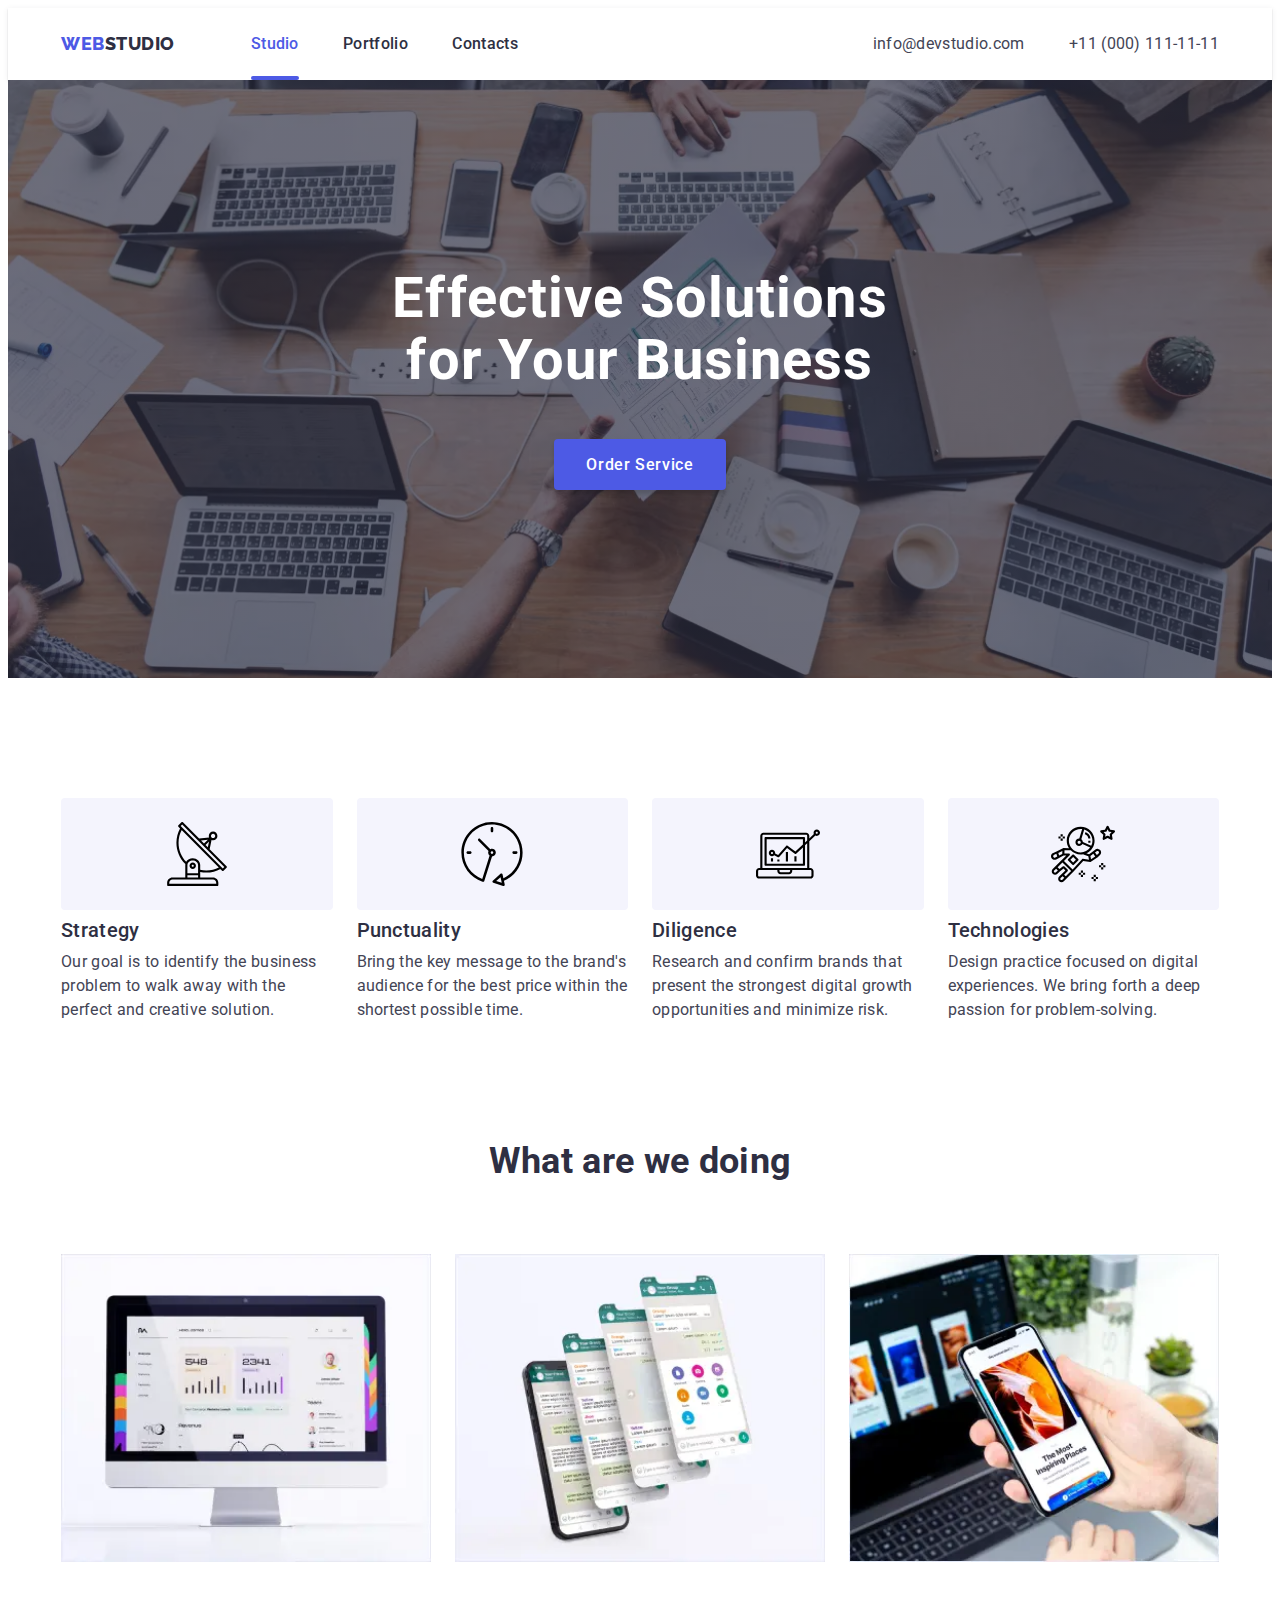
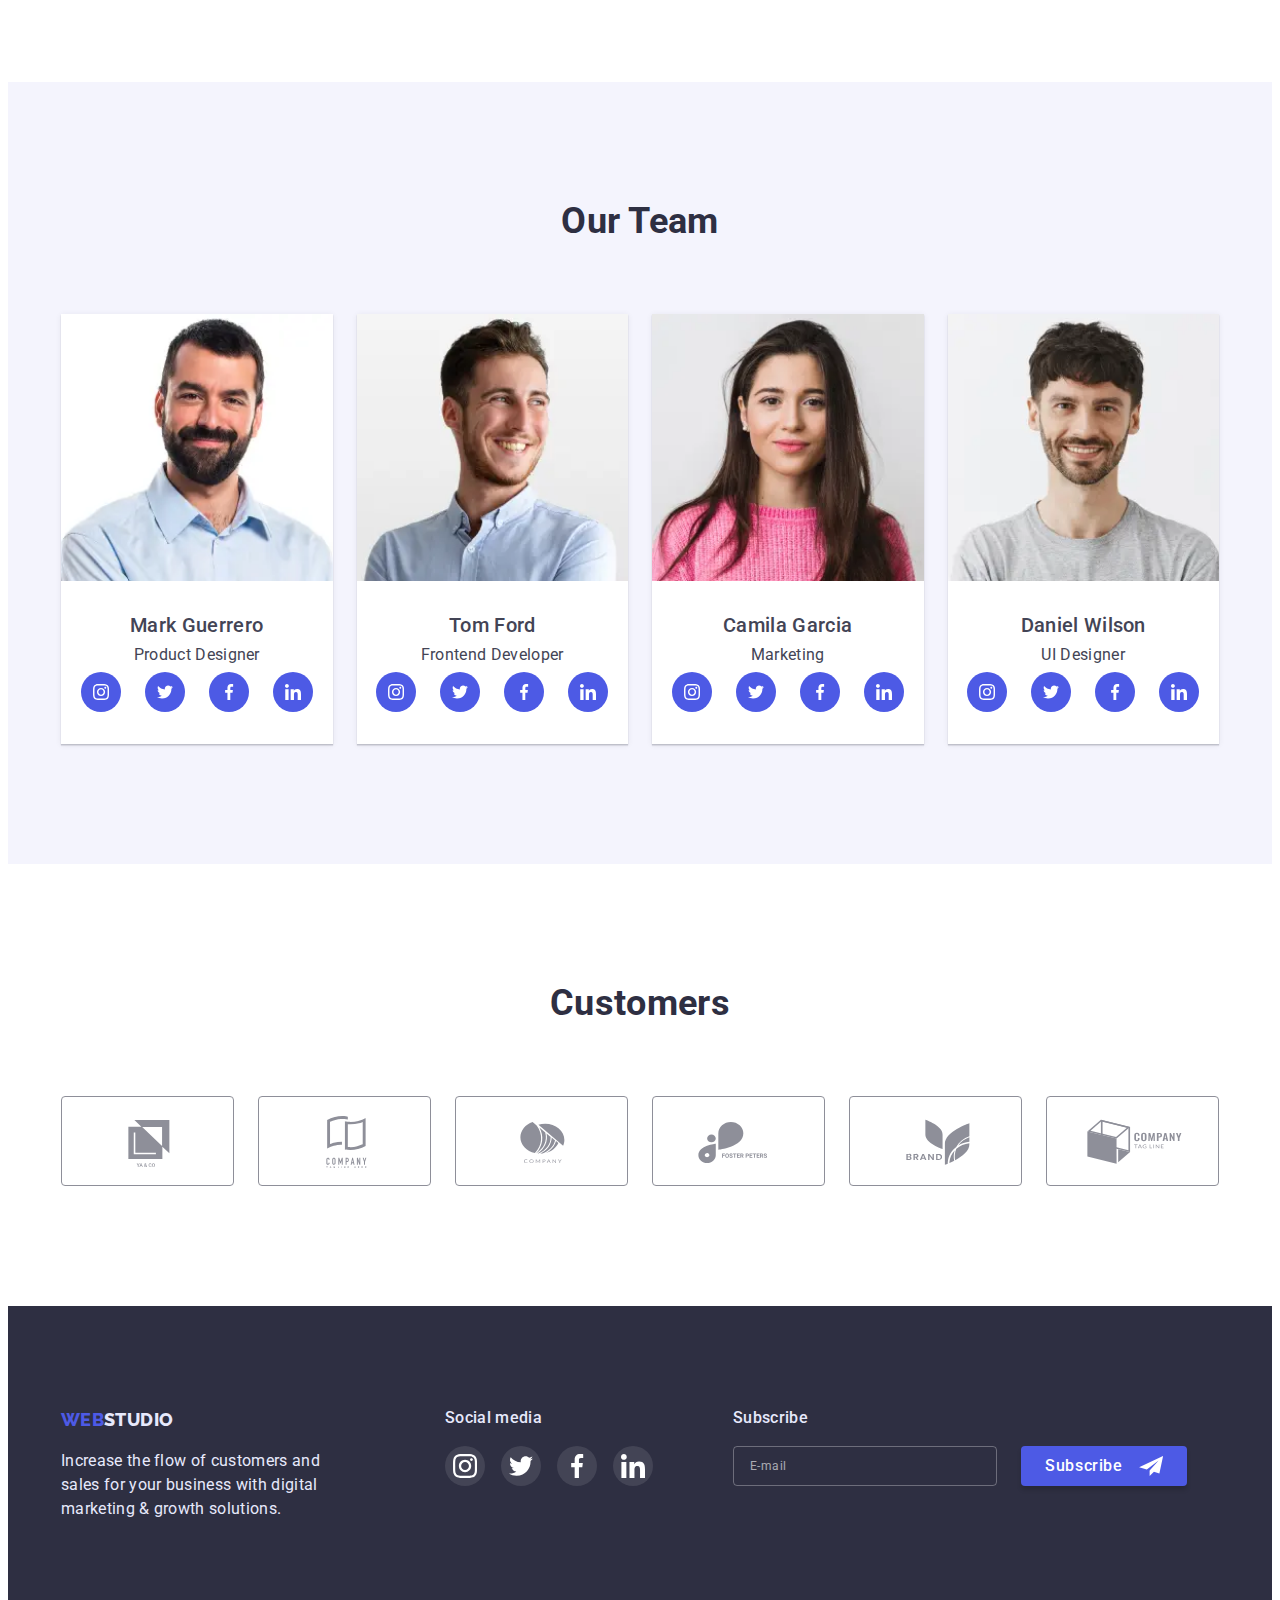
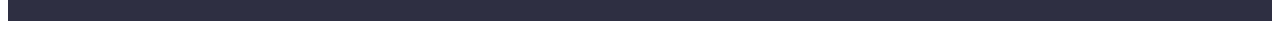
<file: index.html>
<!DOCTYPE html>
<html lang="en">
  <head>
    <meta charset="UTF-8" />
    <meta http-equiv="X-UA-Compatible" content="IE=edge" />
    <meta name="viewport" content="width=device-width, initial-scale=1.0" />
    <link rel="preconnect" href="https://fonts.googleapis.com" />
    <link rel="preconnect" href="https://fonts.gstatic.com" crossorigin />
    <link
      href="https://fonts.googleapis.com/css2?family=Raleway:wght@800&family=Roboto:wght@400;500;700;900&display=swap"
      rel="stylesheet"
    />
    <link
      rel="stylesheet"
      href="https://cdnjs.cloudflare.com/ajax/libs/modern-normalize/1.1.0/modern-normalize.min.css"
      integrity="sha512-wpPYUAdjBVSE4KJnH1VR1HeZfpl1ub8YT/NKx4PuQ5NmX2tKuGu6U/JRp5y+Y8XG2tV+wKQpNHVUX03MfMFn9Q=="
      crossorigin="anonymous"
      referrerpolicy="no-referrer"
    />
    <link rel="stylesheet" href="./css/styles.css" />
    <script src="./script/modal.js" defer></script>
    <script src="./script/mobile-menu.js" defer></script>
    <title>Studio</title>
  </head>
  <body>
    <header class="head-border">
      <div class="container nav-container">
        <a class="logo" href="./index.html">
          <span class="logo-color">WEB</span>STUDIO</a
        >
        <button
          class="menu-btn"
          type="button"
          aria-label="menu switcher"
          aria-controls="menu-container"
          aria-expanded="false"
          js-menu-container
          js-open-menu
        >
          <svg class="burger-menu" width="40" height="30">
            <use
              class="menu-icon"
              href="./images/svg/sprate.svg#icon-menu"
            ></use>
          </svg>
        </button>
        <!-- mobile header-container -->
        <div class="menu-container" id="menu-container" js-container-dropdown>
          <button class="close-modal" js-close-menu>
            <svg class="center-cross" width="8" height="8">
              <use href="./images/svg/sprate.svg#close-icon"></use>
            </svg>
          </button>
          <div class="modal-container">
            <nav class="site-nav">
              <a href="./index.html" class="link link-pointer active-page"
                >Studio</a
              >
              <a href="./portfolio.html" class="link link-pointer">Portfolio</a>
              <a href="" class="link link-pointer">Contacts</a>
            </nav>
            <div class="contact-section">
              <ul class="list list-container social-list">
                <li class="social-item">
                  <a
                    class="social-link card-link"
                    href="https://www.instagram.com/"
                    target="_blank"
                    rel="noopener nofollow norefferer"
                    aria-label="instagram"
                  >
                    <svg class="social-icon" width="16" height="16">
                      <use href="./images/svg/sprate.svg#icon-instagram"></use>
                    </svg>
                  </a>
                </li>
                <li class="social-item">
                  <a
                    class="social-link card-link"
                    href="https://www.twitter.com/"
                    target="_blank"
                    rel="noopener nofollow norefferer"
                    aria-label="twitter"
                  >
                    <svg class="social-icon" width="16" height="16">
                      <use href="./images/svg/sprate.svg#icon-twitter"></use>
                    </svg>
                  </a>
                </li>
                <li class="social-item">
                  <a
                    class="social-link card-link"
                    href="https://www.facebook.com/"
                    target="_blank"
                    rel="noopener nofollow norefferer"
                    aria-label="facebook"
                  >
                    <svg class="social-icon" width="16" height="16">
                      <use href="./images/svg/sprate.svg#icon-facebook"></use>
                    </svg>
                  </a>
                </li>
                <li class="social-item">
                  <a
                    class="social-link card-link"
                    href="https://www.linkedin.com/"
                    target="_blank"
                    rel="noopener nofollow norefferer"
                    aria-label="linkedin"
                  >
                    <svg class="social-icon" width="16" height="16">
                      <use href="./images/svg/sprate.svg#icon-linkedin"></use>
                    </svg>
                  </a>
                </li>
              </ul>
              <a
                href="mailto:info@devstudio.com"
                class="link link-pointer email-send"
                >info@devstudio.com</a
              >
              <a href="tel:+110001111111" class="link link-pointer phone-number"
                >+11 (000) 111-11-11</a
              >
            </div>
          </div>
        </div>
        <!-- tablet/desktop header -->
        <nav class="site-nav tablet-desktop">
          <a href="./index.html" class="link link-pointer active-page"
            >Studio</a
          >
          <a href="./portfolio.html" class="link link-pointer">Portfolio</a>
          <a href="" class="link link-pointer">Contacts</a>
        </nav>
        <div class="contact-section tablet-desktop">
          <a
            href="mailto:info@devstudio.com"
            class="link link-pointer email-send"
            >info@devstudio.com</a
          >
          <a href="tel:+110001111111" class="link link-pointer phone-number"
            >+11 (000) 111-11-11</a
          >
        </div>
      </div>
    </header>
    <main>
      <section class="hero-section">
        <h1 class="hero-title">
          Effective Solutions <br />
          for Your Business
        </h1>
        <button type="button" class="btn btn-primary hero-btn" data-modal-open>
          Order Service
        </button>
      </section>
      <section class="section">
        <div class="container">
          <h2 class="title secret-name">Our strong sides</h2>
          <ul class="list list-container">
            <li class="item">
              <div class="icon-logo">
                <svg width="64" height="64">
                  <use href="./images/svg/sprate.svg#icon-antenna"></use>
                </svg>
              </div>
              <div class="features-block"></div>
              <h3 class="list-title">Strategy</h3>
              <p class="features-paragraph">
                Our goal is to identify the business problem to walk away with
                the perfect and creative solution.
              </p>
            </li>
            <li class="item">
              <div class="icon-logo">
                <svg width="64" height="64">
                  <use href="./images/svg/sprate.svg#icon-clock"></use>
                </svg>
              </div>
              <h3 class="list-title">Punctuality</h3>
              <p class="features-paragraph">
                Bring the key message to the brand's audience for the best price
                within the shortest possible time.
              </p>
            </li>
            <li class="item">
              <div class="icon-logo">
                <svg width="64" height="64">
                  <use href="./images/svg/sprate.svg#icon-diagram"></use>
                </svg>
              </div>
              <h3 class="list-title">Diligence</h3>
              <p class="features-paragraph">
                Research and confirm brands that present the strongest digital
                growth opportunities and minimize risk.
              </p>
            </li>
            <li class="item">
              <div class="icon-logo">
                <svg width="64" height="64">
                  <use href="./images/svg/sprate.svg#icon-astronaut"></use>
                </svg>
              </div>
              <h3 class="list-title">Technologies</h3>
              <p class="features-paragraph">
                Design practice focused on digital experiences. We bring forth a
                deep passion for problem-solving.
              </p>
            </li>
          </ul>
        </div>
      </section>
      <section class="second-section">
        <div class="container">
          <h2 class="title">What are we doing</h2>
          <ul class="list list-container">
            <li class="image">
              <img
                srcset="
                  ./images/main/work/desktop-1x.webp 1x,
                  ./images/main/work/desktop-2x.webp 2x,
                  ./images/main/work/desktop-3x.webp 3x
                "
                src="./images/main/work/desktop-1x.webp"
                alt="a cool looking computer"
                width="360"
                height="300"
              />
            </li>
            <li class="image">
              <img
                srcset="
                  ./images/main/work/mobile-1x.webp 1x,
                  ./images/main/work/mobile-2x.webp 2x,
                  ./images/main/work/mobile-3x.webp 3x
                "
                src="./images/main/work/mobile-1x.webp"
                alt="a chat app"
                width="360"
                height="300"
              />
            </li>
            <li class="image">
              <img
                srcset="
                  ./images/main/work/combo-1x.webp 1x,
                  ./images/main/work/combo-2x.webp 2x,
                  ./images/main/work/combo-3x.webp 3x
                "
                src="./images/main/work/combo-1x.webp"
                alt="watching at a phone"
                width="360"
                height="300"
              />
            </li>
          </ul>
        </div>
      </section>
      <section class="section light-bg">
        <div class="container">
          <h2 class="title">Our Team</h2>
          <ul class="list list-container tablet-container">
            <li class="item card list-shadow">
              <img
                srcset="
                  ./images/main/team/Mark-1x.webp 1x,
                  ./images/main/team/Mark-2x.webp 2x,
                  ./images/main/team/Mark-3x.webp 3x
                "
                src="./images/main/team/Mark-1x.webp"
                alt="a photo of Mark Guerrero"
              />
              <div class="card-info">
                <h3 class="list-name">Mark Guerrero</h3>
                <p class="card-text">Product Designer</p>
                <ul class="list list-container social-list">
                  <li class="social-item">
                    <a
                      class="social-link card-link"
                      href="https://www.instagram.com/"
                      target="_blank"
                      rel="noopener nofollow norefferer"
                      aria-label="instagram"
                    >
                      <svg class="social-icon" width="16" height="16">
                        <use
                          href="./images/svg/sprate.svg#icon-instagram"
                        ></use>
                      </svg>
                    </a>
                  </li>
                  <li class="social-item">
                    <a
                      class="social-link card-link"
                      href="https://www.twitter.com/"
                      target="_blank"
                      rel="noopener nofollow norefferer"
                      aria-label="twitter"
                    >
                      <svg class="social-icon" width="16" height="16">
                        <use href="./images/svg/sprate.svg#icon-twitter"></use>
                      </svg>
                    </a>
                  </li>
                  <li class="social-item">
                    <a
                      class="social-link card-link"
                      href="https://www.facebook.com/"
                      target="_blank"
                      rel="noopener nofollow norefferer"
                      aria-label="facebook"
                    >
                      <svg class="social-icon" width="16" height="16">
                        <use href="./images/svg/sprate.svg#icon-facebook"></use>
                      </svg>
                    </a>
                  </li>
                  <li class="social-item">
                    <a
                      class="social-link card-link"
                      href="https://www.linkedin.com/"
                      target="_blank"
                      rel="noopener nofollow norefferer"
                      aria-label="linkedin"
                    >
                      <svg class="social-icon" width="16" height="16">
                        <use href="./images/svg/sprate.svg#icon-linkedin"></use>
                      </svg>
                    </a>
                  </li>
                </ul>
              </div>
            </li>
            <li class="item card list-shadow">
              <img
                srcset="
                  ./images/main/team/Tom-1x.webp 1x,
                  ./images/main/team/Tom-2x.webp 2x,
                  ./images/main/team/Tom-3x.webp 3x
                "
                src="./images/main/team/Tom-1x.webp"
                alt="a photo of Tom Ford"
              />
              <div class="card-info">
                <h3 class="list-name">Tom Ford</h3>
                <p class="card-text">Frontend Developer</p>
                <ul class="list list-container social-list">
                  <li class="social-item">
                    <a
                      class="social-link card-link"
                      href="https://www.instagram.com/"
                      target="_blank"
                      rel="noopener nofollow norefferer"
                      aria-label="instagram"
                    >
                      <svg class="social-icon" width="16" height="16">
                        <use
                          href="./images/svg/sprate.svg#icon-instagram"
                        ></use>
                      </svg>
                    </a>
                  </li>
                  <li class="social-item">
                    <a
                      class="social-link card-link"
                      href="https://www.twitter.com/"
                      target="_blank"
                      rel="noopener nofollow norefferer"
                      aria-label="twitter"
                    >
                      <svg class="social-icon" width="16" height="16">
                        <use href="./images/svg/sprate.svg#icon-twitter"></use>
                      </svg>
                    </a>
                  </li>
                  <li class="social-item">
                    <a
                      class="social-link card-link"
                      href="https://www.facebook.com/"
                      target="_blank"
                      rel="noopener nofollow norefferer"
                      aria-label="facebook"
                    >
                      <svg class="social-icon" width="16" height="16">
                        <use href="./images/svg/sprate.svg#icon-facebook"></use>
                      </svg>
                    </a>
                  </li>
                  <li class="social-item">
                    <a
                      class="social-link card-link"
                      href="https://www.linkedin.com/"
                      target="_blank"
                      rel="noopener nofollow norefferer"
                      aria-label="linkedin"
                    >
                      <svg class="social-icon" width="16" height="16">
                        <use href="./images/svg/sprate.svg#icon-linkedin"></use>
                      </svg>
                    </a>
                  </li>
                </ul>
              </div>
            </li>
            <li class="item card list-shadow">
              <img
                srcset="
                  ./images/main/team/Camila-1x.webp 1x,
                  ./images/main/team/Camila-2x.webp 2x,
                  ./images/main/team/Camila-3x.webp 3x
                "
                src="./images/main/team/Camila-1x.webp"
                alt="a photo of Camila Garcia"
              />
              <div class="card-info">
                <h3 class="list-name">Camila Garcia</h3>
                <p class="card-text">Marketing</p>
                <ul class="list list-container social-list">
                  <li class="social-item">
                    <a
                      class="social-link card-link"
                      href="https://www.instagram.com/"
                      target="_blank"
                      rel="noopener nofollow norefferer"
                      aria-label="instagram"
                    >
                      <svg class="social-icon" width="16" height="16">
                        <use
                          href="./images/svg/sprate.svg#icon-instagram"
                        ></use>
                      </svg>
                    </a>
                  </li>
                  <li class="social-item">
                    <a
                      class="social-link card-link"
                      href="https://www.twitter.com/"
                      target="_blank"
                      rel="noopener nofollow norefferer"
                      aria-label="twitter"
                    >
                      <svg class="social-icon" width="16" height="16">
                        <use href="./images/svg/sprate.svg#icon-twitter"></use>
                      </svg>
                    </a>
                  </li>
                  <li class="social-item">
                    <a
                      class="social-link card-link"
                      href="https://www.facebook.com/"
                      target="_blank"
                      rel="noopener nofollow norefferer"
                      aria-label="facebook"
                    >
                      <svg class="social-icon" width="16" height="16">
                        <use href="./images/svg/sprate.svg#icon-facebook"></use>
                      </svg>
                    </a>
                  </li>
                  <li class="social-item">
                    <a
                      class="social-link card-link"
                      href="https://www.linkedin.com/"
                      target="_blank"
                      rel="noopener nofollow norefferer"
                      aria-label="linkedin"
                    >
                      <svg class="social-icon" width="16" height="16">
                        <use href="./images/svg/sprate.svg#icon-linkedin"></use>
                      </svg>
                    </a>
                  </li>
                </ul>
              </div>
            </li>
            <li class="item card list-shadow">
              <img
                srcset="
                  ./images/main/team/Daniel-1x.webp 1x,
                  ./images/main/team/Daniel-2x.webp 2x,
                  ./images/main/team/Daniel-3x.webp 3x
                "
                src="./images/main/team/Daniel-1x.webp"
                alt="a photo of Daniel Wilson"
              />
              <div class="card-info">
                <h3 class="list-name">Daniel Wilson</h3>
                <p class="card-text">UI Designer</p>
                <ul class="list list-container social-list">
                  <li class="social-item">
                    <a
                      class="social-link card-link"
                      href="https://www.instagram.com/"
                      target="_blank"
                      rel="noopener nofollow norefferer"
                      aria-label="instagram"
                    >
                      <svg class="social-icon" width="16" height="16">
                        <use
                          href="./images/svg/sprate.svg#icon-instagram"
                        ></use>
                      </svg>
                    </a>
                  </li>
                  <li class="social-item">
                    <a
                      class="social-link card-link"
                      href="https://www.twitter.com/"
                      target="_blank"
                      rel="noopener nofollow norefferer"
                      aria-label="twitter"
                    >
                      <svg class="social-icon" width="16" height="16">
                        <use href="./images/svg/sprate.svg#icon-twitter"></use>
                      </svg>
                    </a>
                  </li>
                  <li class="social-item">
                    <a
                      class="social-link card-link"
                      href="https://www.facebook.com/"
                      target="_blank"
                      rel="noopener nofollow norefferer"
                      aria-label="facebook"
                    >
                      <svg class="social-icon" width="16" height="16">
                        <use href="./images/svg/sprate.svg#icon-facebook"></use>
                      </svg>
                    </a>
                  </li>
                  <li class="social-item">
                    <a
                      class="social-link card-link"
                      href="https://www.linkedin.com/"
                      target="_blank"
                      rel="noopener nofollow norefferer"
                      aria-label="linkedin"
                    >
                      <svg class="social-icon" width="16" height="16">
                        <use href="./images/svg/sprate.svg#icon-linkedin"></use>
                      </svg>
                    </a>
                  </li>
                </ul>
              </div>
            </li>
          </ul>
        </div>
      </section>
      <section class="section">
        <div class="container">
          <h2 class="title">Customers</h2>
          <ul class="list list-container tablet-container">
            <li class="cust-list">
              <a
                href=""
                class="customer-link"
                target="_blank"
                rel="noopener norefferer nofollow"
              >
                <svg width="104" height="56">
                  <use href="./images/svg/sprate.svg#icon-Logo"></use>
                </svg>
              </a>
            </li>
            <li class="cust-list">
              <a
                href=""
                class="customer-link"
                target="_blank"
                rel="noopener norefferer nofollow"
              >
                <svg width="104" height="56">
                  <use href="./images/svg/sprate.svg#icon-Logo-1"></use>
                </svg>
              </a>
            </li>
            <li class="cust-list">
              <a
                href=""
                class="customer-link"
                target="_blank"
                rel="noopener norefferer nofollow"
              >
                <svg width="104" height="56">
                  <use href="./images/svg/sprate.svg#icon-Logo-2"></use>
                </svg>
              </a>
            </li>
            <li class="cust-list">
              <a
                href=""
                class="customer-link"
                target="_blank"
                rel="noopener norefferer nofollow"
              >
                <svg width="104" height="56">
                  <use href="./images/svg/sprate.svg#icon-Logo-3"></use>
                </svg>
              </a>
            </li>
            <li class="cust-list">
              <a
                href=""
                class="customer-link"
                target="_blank"
                rel="noopener norefferer nofollow"
              >
                <svg width="104" height="56">
                  <use href="./images/svg/sprate.svg#icon-Logo-4"></use>
                </svg>
              </a>
            </li>
            <li class="cust-list">
              <a
                href=""
                class="customer-link"
                target="_blank"
                rel="noopener norefferer nofollow"
              >
                <svg width="104" height="56">
                  <use href="./images/svg/sprate.svg#icon-Logo-5"></use>
                </svg>
              </a>
            </li>
          </ul>
        </div>
      </section>
    </main>
    <footer class="dark-bg">
      <div class="container foot-flex tablet-container">
        <section class="foot-section">
          <a class="logo text-color foot-logo" href="./index.html">
            <span class="logo-color">WEB</span>STUDIO</a
          >
          <p class="text-color foot-text">
            Increase the flow of customers and sales for your business with
            digital marketing & growth solutions.
          </p>
        </section>
        <section class="foot-section foot-social-media">
          <p class="social-media-name text-color">Social media</p>
          <ul class="list list-container foot-social-list">
            <li class="foot-social-item">
              <a
                class="social-link foot-link"
                href="https://www.instagram.com/"
                target="_blank"
                rel="noopener nofollow norefferer"
                aria-label="instagram"
              >
                <svg class="foot-social-icon" width="24" height="24">
                  <use href="./images/svg/sprate.svg#icon-instagram"></use>
                </svg>
              </a>
            </li>
            <li class="foot-social-item">
              <a
                class="social-link foot-link"
                href="https://www.twitter.com/"
                target="_blank"
                rel="noopener nofollow norefferer"
                aria-label="twitter"
              >
                <svg class="foot-social-icon" width="24" height="24">
                  <use href="./images/svg/sprate.svg#icon-twitter"></use>
                </svg>
              </a>
            </li>
            <li class="foot-social-item">
              <a
                class="social-link foot-link"
                href="https://www.facebook.com/"
                target="_blank"
                rel="noopener nofollow norefferer"
                aria-label="facebook"
              >
                <svg class="foot-social-icon" width="24" height="24">
                  <use href="./images/svg/sprate.svg#icon-facebook"></use>
                </svg>
              </a>
            </li>
            <li class="foot-social-item">
              <a
                class="social-link foot-link"
                href="https://www.linkedin.com/"
                target="_blank"
                rel="noopener nofollow norefferer"
                aria-label="linkedin"
              >
                <svg class="foot-social-icon" width="24" height="24">
                  <use href="./images/svg/sprate.svg#icon-linkedin"></use>
                </svg>
              </a>
            </li>
          </ul>
        </section>
        <section class="foot-section foot-email">
          <form class="foot-form">
            <div class="foot-field">
              <label
                class="foot-label text-color social-media-name"
                for="subscribe"
                >Subscribe</label
              >
              <input
                class="foot-input"
                type="email"
                name="subscribe"
                id="subscribe"
                placeholder="E-mail"
              />
            </div>
            <button class="btn btn-primary btn-send">
              Subscribe
              <svg class="foot-icon" width="24" height="20">
                <use href="./images/svg/sprate.svg#icon-send"></use>
              </svg>
            </button>
          </form>
        </section>
      </div>
    </footer>
    <div class="backdrop is-hidden" data-modal>
      <div class="modal">
        <button class="close-modal" data-modal-close>
          <svg class="center-cross" width="8" height="8">
            <use href="./images/svg/sprate.svg#close-icon"></use>
          </svg>
        </button>
        <b class="modal-intro">Leave your contacts and we will call you back</b>
        <form class="form">
          <div class="field">
            <label class="field-label" for="name">Name</label>
            <input
              class="field-input"
              type="text"
              name="user-name"
              id="name"
              placeholder="John Jonny Jameson"
              required
            />
            <span class="modal-icon"
              ><svg class="input-icon" width="12" height="12">
                <use href="./images/svg/sprate.svg#icon-person"></use></svg
            ></span>
          </div>
          <div class="field">
            <label class="field-label" for="tel">Phone</label>
            <input
              class="field-input"
              type="tel"
              name="user-phone"
              id="tel"
              placeholder="+(123)456789"
              required
            />
            <span class="modal-icon"
              ><svg width="13" height="13">
                <use href="./images/svg/sprate.svg#icon-phone"></use></svg
            ></span>
          </div>
          <div class="field">
            <label class="field-label" label for="mail">Email</label>
            <input
              class="field-input"
              type="email"
              name="user-email"
              id="mail"
              placeholder="your.email@gmail.com"
              required
            />
            <span class="modal-icon"
              ><svg width="15" height="12">
                <use href="./images/svg/sprate.svg#icon-mail"></use></svg
            ></span>
          </div>
          <div class="field">
            <label class="field-label" for="comment">Comment</label>
            <textarea
              class="field-input field-textarea"
              name="comment"
              id="comment"
              rows="8"
              placeholder="Text input"
            ></textarea>
          </div>
          <label class="field-label check-label">
            <input
              class="checkbox secret-name"
              type="checkbox"
              name="policy"
              required
            />
            <span id="policy" class="checkbox-icon"
              ><svg class="policy-icon" width="10" height="8">
                <use href="./images/svg/sprate.svg#icon-checkbox"></use></svg
            ></span>
            <p>
              I accept the terms and conditions of the
              <a class="modal-policy" href="">Privacy Policy</a>
            </p>
          </label>
          <button class="btn btn-primary modal-btn" type="submit">Send</button>
        </form>
      </div>
    </div>
  </body>
</html>
</file>
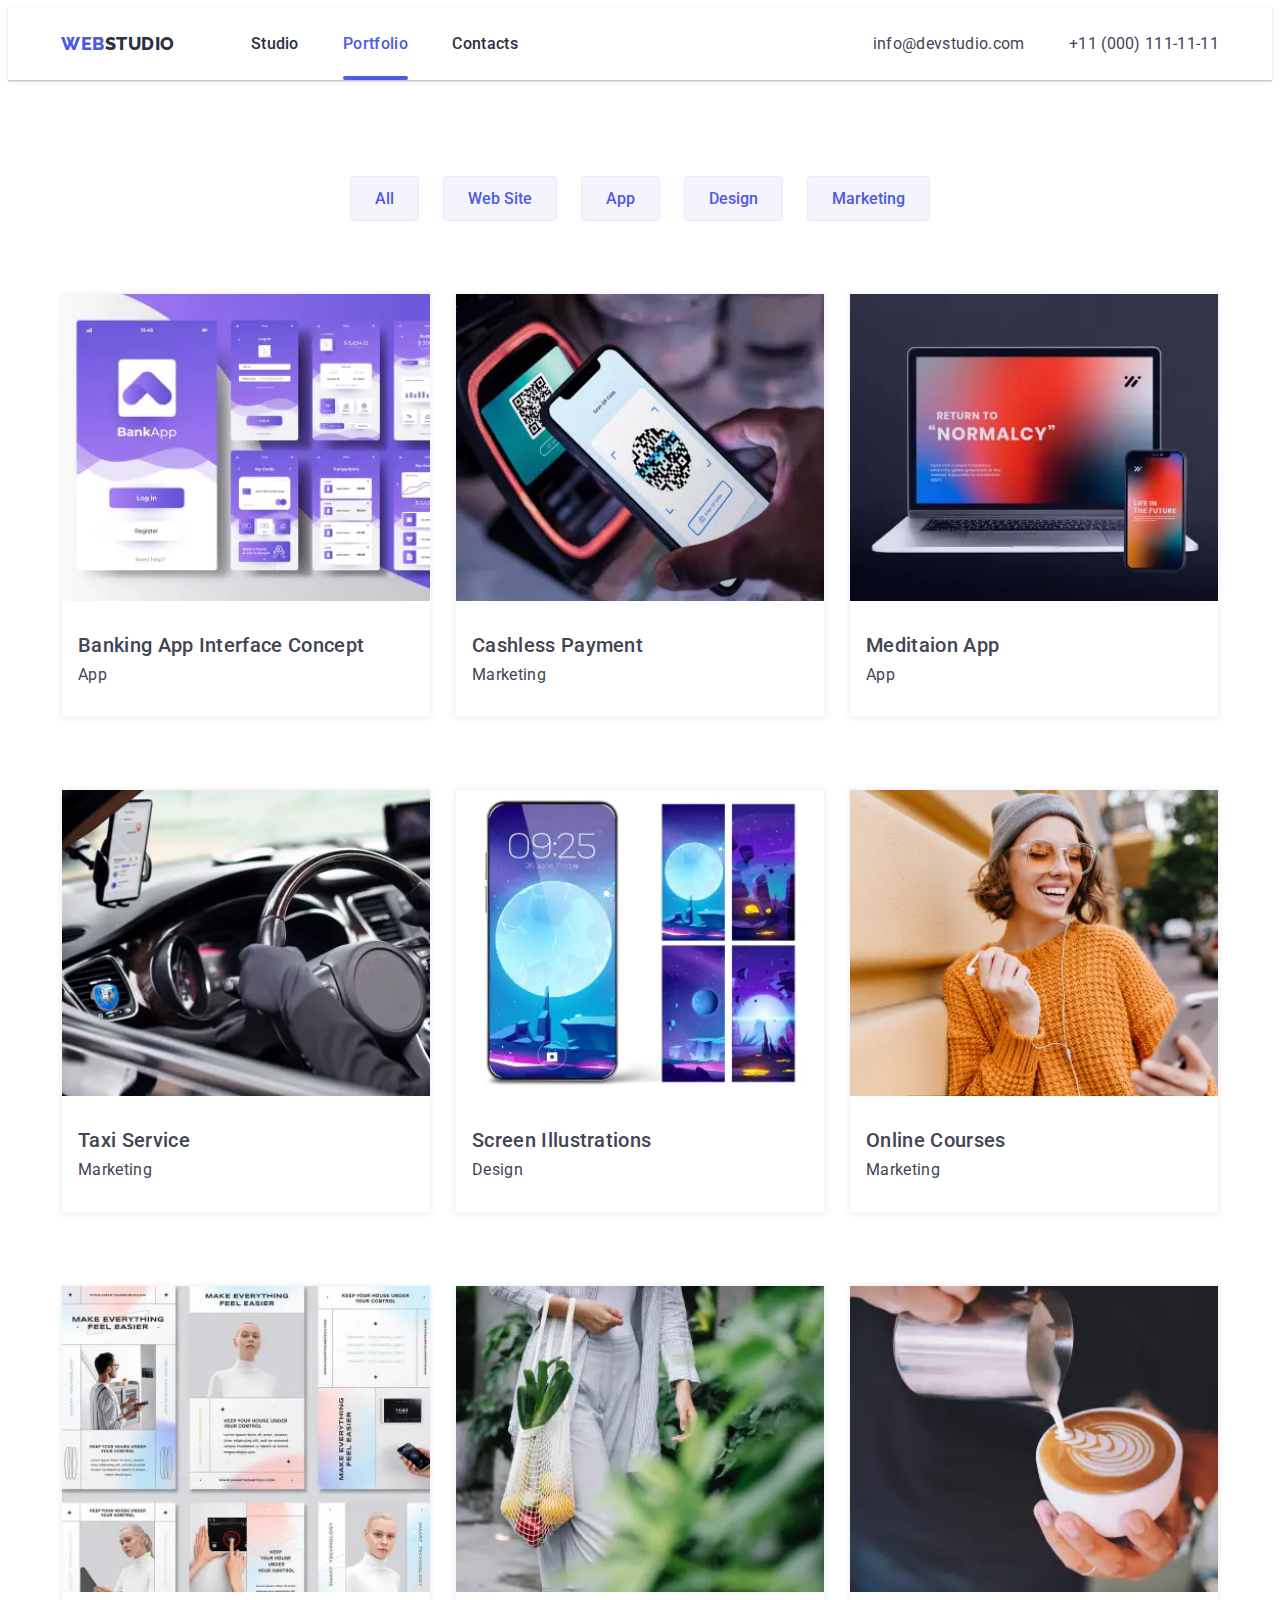
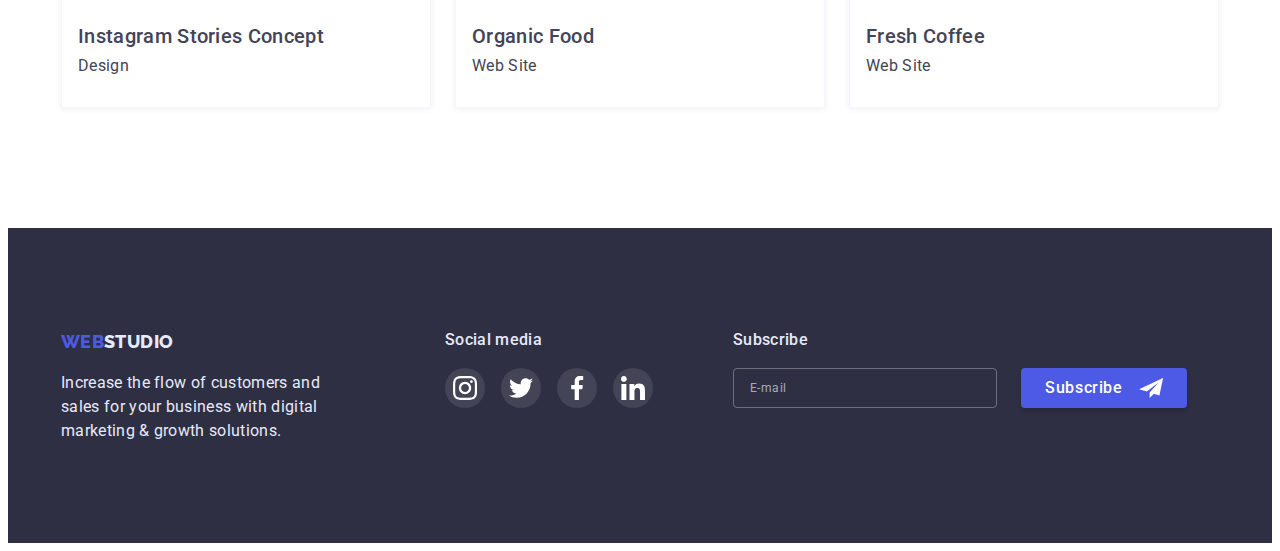
<file: portfolio.html>
<!DOCTYPE html>
<html lang="en">
  <head>
    <meta charset="UTF-8" />
    <meta http-equiv="X-UA-Compatible" content="IE=edge" />
    <meta name="viewport" content="width=device-width, initial-scale=1.0" />
    <link rel="preconnect" href="https://fonts.googleapis.com" />
    <link rel="preconnect" href="https://fonts.gstatic.com" crossorigin />
    <link
      href="https://fonts.googleapis.com/css2?family=Raleway:wght@800&family=Roboto:wght@400;500;700;900&display=swap"
      rel="stylesheet"
    />
    <link
      rel="stylesheet"
      href="https://cdnjs.cloudflare.com/ajax/libs/modern-normalize/1.1.0/modern-normalize.min.css"
      integrity="sha512-wpPYUAdjBVSE4KJnH1VR1HeZfpl1ub8YT/NKx4PuQ5NmX2tKuGu6U/JRp5y+Y8XG2tV+wKQpNHVUX03MfMFn9Q=="
      crossorigin="anonymous"
      referrerpolicy="no-referrer"
    />
    <link rel="stylesheet" href="./css/styles.css" />
    <script src="./script/modal.js" defer></script>
    <script src="./script/mobile-menu.js" defer></script>
    <title>Portfolio</title>
  </head>
  <body>
    <header class="head-border">
      <div class="container nav-container">
        <a class="logo" href="./index.html">
          <span class="logo-color">WEB</span>STUDIO</a
        >
        <button
          class="menu-btn"
          type="button"
          aria-label="menu switcher"
          aria-controls="menu-container"
          aria-expanded="false"
          js-menu-container
          js-open-menu
        >
          <svg class="burger-menu" width="40" height="30">
            <use
              class="menu-icon"
              href="./images/svg/sprate.svg#icon-menu"
            ></use>
          </svg>
        </button>
        <!-- mobile header-container -->
        <div class="menu-container" id="menu-container" js-container-dropdown>
          <button class="close-modal" js-close-menu>
            <svg class="center-cross" width="8" height="8">
              <use href="./images/svg/sprate.svg#close-icon"></use>
            </svg>
          </button>
          <div class="modal-container">
            <nav class="site-nav">
              <a href="./index.html" class="link link-pointer">Studio</a>
              <a href="./portfolio.html" class="link link-pointer active-page"
                >Portfolio</a
              >
              <a href="" class="link link-pointer">Contacts</a>
            </nav>
            <div class="contact-section">
              <ul class="list list-container social-list">
                <li class="social-item">
                  <a
                    class="social-link card-link"
                    href="https://www.instagram.com/"
                    target="_blank"
                    rel="noopener nofollow norefferer"
                    aria-label="instagram"
                  >
                    <svg class="social-icon" width="16" height="16">
                      <use href="./images/svg/sprate.svg#icon-instagram"></use>
                    </svg>
                  </a>
                </li>
                <li class="social-item">
                  <a
                    class="social-link card-link"
                    href="https://www.twitter.com/"
                    target="_blank"
                    rel="noopener nofollow norefferer"
                    aria-label="twitter"
                  >
                    <svg class="social-icon" width="16" height="16">
                      <use href="./images/svg/sprate.svg#icon-twitter"></use>
                    </svg>
                  </a>
                </li>
                <li class="social-item">
                  <a
                    class="social-link card-link"
                    href="https://www.facebook.com/"
                    target="_blank"
                    rel="noopener nofollow norefferer"
                    aria-label="facebook"
                  >
                    <svg class="social-icon" width="16" height="16">
                      <use href="./images/svg/sprate.svg#icon-facebook"></use>
                    </svg>
                  </a>
                </li>
                <li class="social-item">
                  <a
                    class="social-link card-link"
                    href="https://www.linkedin.com/"
                    target="_blank"
                    rel="noopener nofollow norefferer"
                    aria-label="linkedin"
                  >
                    <svg class="social-icon" width="16" height="16">
                      <use href="./images/svg/sprate.svg#icon-linkedin"></use>
                    </svg>
                  </a>
                </li>
              </ul>
              <a
                href="mailto:info@devstudio.com"
                class="link link-pointer email-send"
                >info@devstudio.com</a
              >
              <a href="tel:+110001111111" class="link link-pointer phone-number"
                >+11 (000) 111-11-11</a
              >
            </div>
          </div>
        </div>
        <!-- tablet/desktop header -->
        <nav class="site-nav tablet-desktop">
          <a href="./index.html" class="link link-pointer">Studio</a>
          <a href="./portfolio.html" class="link link-pointer active-page"
            >Portfolio</a
          >
          <a href="" class="link link-pointer">Contacts</a>
        </nav>
        <div class="contact-section tablet-desktop">
          <a
            href="mailto:info@devstudio.com"
            class="link link-pointer email-send"
            >info@devstudio.com</a
          >
          <a href="tel:+110001111111" class="link link-pointer phone-number"
            >+11 (000) 111-11-11</a
          >
        </div>
      </div>
    </header>
    <main>
      <section class="portf-section">
        <div class="container">
          <h2 class="title secret-name">Portfolio filter</h2>
          <ul class="list portfolio-list">
            <li class="filter-btn-list">
              <button type="button" class="btn btn-secondary">All</button>
            </li>
            <li class="filter-btn-list">
              <button type="button" class="btn btn-secondary">Web Site</button>
            </li>
            <li class="filter-btn-list">
              <button type="button" class="btn btn-secondary">App</button>
            </li>
            <li class="filter-btn-list">
              <button type="button" class="btn btn-secondary">Design</button>
            </li>
            <li class="filter-btn-list">
              <button type="button" class="btn btn-secondary">Marketing</button>
            </li>
          </ul>
          <ul class="list list-container tablet-portfolio">
            <li class="filter-image">
              <a href="" class="link card">
                <div class="overlay-image">
                  <img
                    srcset="
                      ./images/portfolio/breaking-app-1x.webp 1x,
                      ./images/portfolio/breaking-app-2x.webp 2x,
                      ./images/portfolio/breaking-app-3x.webp 3x
                    "
                    src="./images/portfolio/breaking-app-1x.webp"
                    class="item-image"
                    alt="breaking App"
                    width="360"
                    height="300"
                  />
                  <div class="overlay-text">
                    <p class="box-text">
                      14 Stylish and User-Friendly App Design Concepts · Task
                      Manager App · Calorie Tracker App · Exotic Fruit Ecommerce
                      App · Cloud Storage App
                    </p>
                  </div>
                </div>
                <div class="left">
                  <h3 class="list-name">Banking App Interface Concept</h3>
                  <p class="text">App</p>
                </div>
              </a>
            </li>
            <li class="filter-image">
              <a href="" class="link card">
                <div class="overlay-image">
                  <img
                    srcset="
                      ./images/portfolio/cashless-payment-1x.webp 1x,
                      ./images/portfolio/cashless-payment-2x.webp 2x,
                      ./images/portfolio/cashless-payment-3x.webp 3x
                    "
                    src="./images/portfolio/cashless-payment-1x.webp"
                    class="item-image"
                    alt="cashlesspayment"
                    width="360"
                    height="300"
                  />
                  <div class="overlay-text">
                    <p class="box-text">
                      14 Stylish and User-Friendly App Design Concepts · Task
                      Manager App · Calorie Tracker App · Exotic Fruit Ecommerce
                      App · Cloud Storage App
                    </p>
                  </div>
                </div>
                <div class="left">
                  <h3 class="list-name">Cashless Payment</h3>
                  <p class="text">Marketing</p>
                </div>
              </a>
            </li>
            <li class="filter-image">
              <a href="" class="link card">
                <div class="overlay-image">
                  <img
                    srcset="
                      ./images/portfolio/meditation-app-1x.webp 1x,
                      ./images/portfolio/meditation-app-2x.webp 2x,
                      ./images/portfolio/meditation-app-3x.webp 3x
                    "
                    src="./images/portfolio/meditation-app-1x.webp"
                    class="item-image"
                    alt="meditation app"
                    width="360"
                    height="300"
                  />
                  <div class="overlay-text">
                    <p class="box-text">
                      14 Stylish and User-Friendly App Design Concepts · Task
                      Manager App · Calorie Tracker App · Exotic Fruit Ecommerce
                      App · Cloud Storage App
                    </p>
                  </div>
                </div>
                <div class="left">
                  <h3 class="list-name">Meditaion App</h3>
                  <p class="text">App</p>
                </div>
              </a>
            </li>
            <li class="filter-image">
              <a href="" class="link card">
                <div class="overlay-image">
                  <img
                    srcset="
                      ./images/portfolio/Taxi-service-1x.webp 1x,
                      ./images/portfolio/Taxi-service-2x.webp 2x,
                      ./images/portfolio/Taxi-service-3x.webp 3x
                    "
                    src="./images/portfolio/Taxi-service-1x.webp"
                    class="item-image"
                    alt="taxi service"
                    width="360"
                    height="300"
                  />
                  <div class="overlay-text">
                    <p class="box-text">
                      14 Stylish and User-Friendly App Design Concepts · Task
                      Manager App · Calorie Tracker App · Exotic Fruit Ecommerce
                      App · Cloud Storage App
                    </p>
                  </div>
                </div>
                <div class="left">
                  <h3 class="list-name">Taxi Service</h3>
                  <p class="text">Marketing</p>
                </div>
              </a>
            </li>
            <li class="filter-image">
              <a href="" class="link card">
                <div class="overlay-image">
                  <img
                    srcset="
                      ./images/portfolio/screen-illustrations-1x.webp 1x,
                      ./images/portfolio/screen-illustrations-2x.webp 2x,
                      ./images/portfolio/screen-illustrations-3x.webp 3x
                    "
                    src="./images/portfolio/screen-illustrations-1x.webp"
                    class="item-image"
                    alt="screen illustrations"
                    width="360"
                    height="300"
                  />
                  <div class="overlay-text">
                    <p class="box-text">
                      14 Stylish and User-Friendly App Design Concepts · Task
                      Manager App · Calorie Tracker App · Exotic Fruit Ecommerce
                      App · Cloud Storage App
                    </p>
                  </div>
                </div>
                <div class="left">
                  <h3 class="list-name">Screen Illustrations</h3>
                  <p class="text">Design</p>
                </div>
              </a>
            </li>
            <li class="filter-image">
              <a href="" class="link card">
                <div class="overlay-image">
                  <img
                    srcset="
                      ./images/portfolio/online-courses-1x.webp 1x,
                      ./images/portfolio/online-courses-2x.webp 2x,
                      ./images/portfolio/online-courses-3x.webp 3x
                    "
                    src="./images/portfolio/online-courses-1x.webp"
                    class="item-image"
                    alt="online courses"
                    width="360"
                    height="300"
                  />
                  <div class="overlay-text">
                    <p class="box-text">
                      14 Stylish and User-Friendly App Design Concepts · Task
                      Manager App · Calorie Tracker App · Exotic Fruit Ecommerce
                      App · Cloud Storage App
                    </p>
                  </div>
                </div>
                <div class="left">
                  <h3 class="list-name">Online Courses</h3>
                  <p class="text">Marketing</p>
                </div>
              </a>
            </li>
            <li class="filter-image">
              <a href="" class="link card">
                <div class="overlay-image">
                  <img
                    srcset="
                      ./images/portfolio/instagram-stories-1x.webp 1x,
                      ./images/portfolio/instagram-stories-2x.webp 2x,
                      ./images/portfolio/instagram-stories-3x.webp 3x
                    "
                    src="./images/portfolio/instagtam-stories-1x.webp"
                    class="item-image"
                    alt="instagram stories concept"
                    width="360"
                    height="300"
                  />
                  <div class="overlay-text">
                    <p class="box-text">
                      14 Stylish and User-Friendly App Design Concepts · Task
                      Manager App · Calorie Tracker App · Exotic Fruit Ecommerce
                      App · Cloud Storage App
                    </p>
                  </div>
                </div>
                <div class="left">
                  <h3 class="list-name">Instagram Stories Concept</h3>
                  <p class="text">Design</p>
                </div>
              </a>
            </li>
            <li class="filter-image">
              <a href="" class="link card">
                <div class="overlay-image">
                  <img
                    srcset="
                      ./images/portfolio/organic-food-1x.webp 1x,
                      ./images/portfolio/organic-food-2x.webp 2x,
                      ./images/portfolio/organic-food-3x.webp 3x
                    "
                    src="./images/portfolio/organic-food-1x.webp"
                    class="item-image"
                    alt="organic food"
                    width="360"
                    height="300"
                  />
                  <div class="overlay-text">
                    <p class="box-text">
                      14 Stylish and User-Friendly App Design Concepts · Task
                      Manager App · Calorie Tracker App · Exotic Fruit Ecommerce
                      App · Cloud Storage App
                    </p>
                  </div>
                </div>
                <div class="left">
                  <h3 class="list-name">Organic Food</h3>
                  <p class="text">Web Site</p>
                </div>
              </a>
            </li>
            <li class="filter-image">
              <a href="" class="link card">
                <div class="overlay-image">
                  <img
                    srcset="
                      ././images/portfolio/fresh-coffee-1x.webp 1x,
                      ./images/portfolio/fresh-coffee-2x.webp   2x,
                      ./images/portfolio/fresh-coffee-3x.webp   3x
                    "
                    src="./images/portfolio/fresh-coffee-1x.webp"
                    class="item-image"
                    alt="fresh coffee"
                    width="360"
                    height="300"
                  />
                  <div class="overlay-text">
                    <p class="box-text">
                      14 Stylish and User-Friendly App Design Concepts · Task
                      Manager App · Calorie Tracker App · Exotic Fruit Ecommerce
                      App · Cloud Storage App
                    </p>
                  </div>
                </div>
                <div class="left">
                  <h3 class="list-name">Fresh Coffee</h3>
                  <p class="text">Web Site</p>
                </div>
              </a>
            </li>
          </ul>
        </div>
      </section>
    </main>
    <footer class="dark-bg">
      <div class="container foot-flex">
        <section class="foot-section">
          <a class="logo text-color foot-logo" href="./index.html">
            <span class="logo-color">WEB</span>STUDIO</a
          >
          <p class="text-color foot-text">
            Increase the flow of customers and sales for your business with
            digital marketing & growth solutions.
          </p>
        </section>
        <section class="foot-section foot-social-media">
          <p class="social-media-name text-color">Social media</p>
          <ul class="list list-container foot-social-list">
            <li class="foot-social-item">
              <a
                class="social-link foot-link"
                href="https://www.instagram.com/"
                target="_blank"
                rel="noopener nofollow norefferer"
                aria-label="instagram"
              >
                <svg class="foot-social-icon" width="24" height="24">
                  <use href="./images/svg/sprate.svg#icon-instagram"></use>
                </svg>
              </a>
            </li>
            <li class="foot-social-item">
              <a
                class="social-link foot-link"
                href="https://www.twitter.com/"
                target="_blank"
                rel="noopener nofollow norefferer"
                aria-label="twitter"
              >
                <svg class="foot-social-icon" width="24" height="24">
                  <use href="./images/svg/sprate.svg#icon-twitter"></use>
                </svg>
              </a>
            </li>
            <li class="foot-social-item">
              <a
                class="social-link foot-link"
                href="https://www.facebook.com/"
                target="_blank"
                rel="noopener nofollow norefferer"
                aria-label="facebook"
              >
                <svg class="foot-social-icon" width="24" height="24">
                  <use href="./images/svg/sprate.svg#icon-facebook"></use>
                </svg>
              </a>
            </li>
            <li class="foot-social-item">
              <a
                class="social-link foot-link"
                href="https://www.linkedin.com/"
                target="_blank"
                rel="noopener nofollow norefferer"
                aria-label="linkedin"
              >
                <svg class="foot-social-icon" width="24" height="24">
                  <use href="./images/svg/sprate.svg#icon-linkedin"></use>
                </svg>
              </a>
            </li>
          </ul>
        </section>
        <section class="foot-section foot-email">
          <form class="foot-form">
            <div class="foot-field">
              <label
                class="foot-label text-color social-media-name"
                for="subscribe"
                >Subscribe</label
              >
              <input
                class="foot-input"
                type="email"
                name="subscribe"
                id="subscribe"
                placeholder="E-mail"
              />
            </div>
            <button class="btn btn-primary btn-send">
              Subscribe
              <svg class="foot-icon" width="24" height="20">
                <use href="./images/svg/sprate.svg#icon-send"></use>
              </svg>
            </button>
          </form>
        </section>
      </div>
    </footer>
  </body>
</html>
</file>
<file: css/styles.css>
:root {
  --primary-brand: #4d5ae5; /*IRIS*/
  --dark: #2e2f42; /*NAVY BLUE*/
  --green: #31d0aa; /*SUCCESS*/
  --text: #434455; /*SLATE*/
  --sublin-text: #8e8f99; /*LIGHT SLATE*/
  --accent: #e7e9fc; /*CORNFLOWER*/
  --light: #f4f4fd; /*CLOUD*/
  --primary-bg-color: #ffffff; /*WHITE*/

  --transition-main: 250ms cubic-bezier(0.4, 0, 0.2, 1);
}

body {
  color: var(--text);
  background-color: var(--primary-bg-color);

  font-family: 'Roboto', sans-serif;
  font-size: 16px;
  letter-spacing: 0.02em;
  line-height: 1.2;
}

img {
  display: block;
  width: 100%;
  height: auto;
}

.link,
.logo,
.btn {
  font-family: inherit;
  font-size: inherit;
  color: inherit;
  cursor: pointer;
  text-decoration: none;
}

.link-pointer {
  transition: color var(--transition-main);
}

.link-pointer:hover,
.link-pointer:focus {
  color: var(--primary-brand);
}

.container {
  max-width: 426px;
  padding-left: 16px;
  padding-right: 16px;
  margin: 0 auto;
}

.list {
  list-style: none;
  margin-top: 0;
  margin-bottom: 0;
  padding: 0;
}

p {
  margin-top: 0;
  margin-bottom: 0;
  text-align: left;
}

.secret-name {
  position: absolute;
  width: 1px;
  height: 1px;
  margin: -1px;
  padding: 0;
  overflow: hidden;
  border: 0;
  clip: rect(0 0 0 0);
}

.dark-bg {
  background-color: var(--dark);
}

.light-bg {
  background-color: var(--light);
}

/* -----BUTTONS----- */

.btn {
  color: var(--dark);
  padding: 12px 24px;
  border-radius: 4px;
}

.list-name,
.btn,
.features-paragraph,
.modal-intro,
.social-media-name {
  font-weight: 500;
}

.site-nav,
.title,
.list-title {
  color: var(--dark);
  font-weight: 700;
}

.btn-primary {
  border: transparent;

  letter-spacing: 0.04em;

  color: var(--primary-bg-color);
  background-color: var(--primary-brand);
  box-shadow: 0px 4px 4px rgba(0, 0, 0, 0.15);

  transition: background-color var(--transition-main),
    border var(--transition-main);
}

.btn-primary:hover,
.btn-primary:focus {
  background-color: #404bbf;
  border: transparent;
}

.btn-secondary {
  border: 1px solid var(--accent);

  color: var(--primary-brand);
  background-color: var(--light);

  transition: background-color var(--transition-main),
    color var(--transition-main);
}

.btn-secondary:hover,
.btn-secondary:focus {
  background-color: var(--primary-brand);
  border: 1px solid transparent;
  color: var(--primary-bg-color);
  box-shadow: 0px 3px 1px rgba(0, 0, 0, 0.1), 0px 2px 1px rgba(0, 0, 0, 0.08),
    0px 2px 2px rgba(0, 0, 0, 0.12);
}

/* -----HEADER-NAVIGATION----- */

.head-border {
  box-shadow: 0px 2px 1px rgba(46, 47, 66, 0.08),
    0px 1px 1px rgba(46, 47, 66, 0.16), 0px 1px 6px rgba(46, 47, 66, 0.08);
}

.nav-container {
  display: flex;
  align-items: center;
}

.logo {
  color: var(--dark);

  font-family: 'Raleway', sans-serif;
  font-size: 18px;
  font-weight: 800;
  line-height: 1.3;
  letter-spacing: 0.03em;
}

.logo-color {
  color: var(--primary-brand);
}

.site-nav > a {
  display: block;
  line-height: 1.5;
}

.active-page {
  color: var(--primary-brand);
}

/* -----HERO-SECTION----- */

.hero-section {
  text-align: center;

  padding-top: 112px;
  padding-bottom: 112px;
  max-width: 767px;
  margin: auto;

  background-image: linear-gradient(
      to right,
      rgba(46, 47, 66, 0.7),
      rgba(46, 47, 66, 0.7)
    ),
    url(../images/main/mobile-bg-1x.webp);
  background-repeat: no-repeat;
  background-position: center;
  background-size: cover;
}

@media (min-device-pixel-ratio: 2),
  (min-resolution: 192dpi),
  (min-resolution: 2dppx) {
  .hero-section {
    background-image: linear-gradient(
        to right,
        rgba(46, 47, 66, 0.7),
        rgba(46, 47, 66, 0.7)
      ),
      url(../images/main/mobile-bg-2x.webp);
  }
}

@media (min-device-pixel-ratio: 3),
  (min-resolution: 288dpi),
  (min-resolution: 3dppx) {
  .hero-section {
    background-image: linear-gradient(
        to right,
        rgba(46, 47, 66, 0.7),
        rgba(46, 47, 66, 0.7)
      ),
      url(../images/main/mobile-bg-3x.webp);
  }
}

.hero-title {
  color: var(--primary-bg-color);

  font-weight: 700;
  font-size: 36px;
  line-height: 1.1;

  margin-top: 0;
  margin-bottom: 72px;
  letter-spacing: 0.02em;
}

.hero-section > .hero-btn {
  padding: 16px 32px;
  border-radius: 4px;
}

/* -----SECTIONS----- */

.section {
  padding-top: 96px;
  padding-bottom: 96px;
}

.second-section {
  display: none;
}

.section-team {
  padding-top: 96px;
  padding-bottom: 128px;
}

.icon-logo {
  display: none;
}

.item {
  text-align: center;
  margin-bottom: 72px;
}

.item:last-child {
  margin-bottom: 0;
}

.title,
.list-title,
.list-name {
  font-size: 36px;
  line-height: 1.1;

  text-align: center;

  margin-top: 0;
  margin-bottom: 72px;
}

.list-title,
.list-name {
  margin-bottom: 8px;
}

.list-name {
  font-size: 20px;
  line-height: 1.2;
}

.card {
  width: 264px;
  text-align: center;

  margin-left: auto;
  margin-right: auto;

  background-color: var(--primary-bg-color);
}

.card-info {
  padding: 32px 14px;
}

.card-text {
  font-weight: 400;
  margin-bottom: 8px;
  text-align: center;
}

.list-shadow {
  box-shadow: 0px 1px 6px rgba(46, 47, 66, 0.08),
    0px 1px 1px rgba(46, 47, 66, 0.16), 0px 2px 1px rgba(46, 47, 66, 0.08);
}

.list-container {
  display: flex;
  flex-wrap: wrap;
  justify-content: center;
}

.social-item {
  width: ((100% -72px) / 4);
  margin-right: 24px;
}

.social-item:last-child {
  margin-right: 0;
}

.social-link {
  display: flex;
  align-items: center;
  justify-content: center;

  padding: 12px;
  border-radius: 50%;

  background-color: var(--primary-brand);
  transition: background-color var(--transition-main);
}

.social-link:hover,
.social-link:focus {
  background-color: #404bbf;
}

.social-icon,
.foot-social-icon {
  fill: var(--primary-bg-color);
}

.features-paragraph {
  line-height: 1.5;
}

/* -----CUSTOMERS----- */

.list-container > .cust-list {
  margin-right: 24px;
  margin-bottom: 72px;
}

.customer-link {
  display: flex;
  align-items: center;
  justify-content: center;
  padding: 16px 32px;

  border: 1px solid var(--sublin-text);
  border-radius: 4px;

  fill: var(--sublin-text);

  transition: fill var(--transition-main), border var(--transition-main);
}

.customer-link:hover,
.customer-link:focus {
  border: 1px solid var(--primary-brand);
  fill: var(--primary-brand);
}

/* -----FOOTER----- */

footer.dark-bg {
  padding-top: 96px;
  padding-bottom: 96px;
}

.foot-section {
  margin-bottom: 72px;
}

.foot-section:last-child {
  margin-bottom: 0;
}

.foot-text {
  max-width: 264px;
  text-align: left;
  margin-left: auto;
  margin-right: auto;
}

.foot-text > p {
  text-align: left;
}

.foot-logo {
  display: inline-block;
  margin-bottom: 16px;
}

.text-color {
  color: var(--accent);
  line-height: 1.5;
  letter-spacing: 0.02em;
}

.social-media-name {
  line-height: 1.5;
  text-align: center;

  margin-top: 0;
  margin-bottom: 16px;
}

.foot-social-media {
  max-width: 208px;
}

.list-container > .foot-social-item {
  width: calc((100% - 48px) / 4);
  margin-right: 16px;
}

.list-container > .foot-social-item:last-child {
  margin-right: 0;
}

.foot-link {
  padding: 8px;
  background-color: rgba(255, 255, 255, 0.1);

  transition: background-color var(--transition-main);
}

.foot-link:hover,
.foot-link:focus {
  background-color: var(--green);
}

.foot-email {
  max-width: 396px;
}

.foot-field {
  display: flex;
  flex-direction: column;
}

.foot-input {
  margin: 0;
  padding: 7px 16px;
  border: 1px solid rgba(255, 255, 255, 0.3);
  border-radius: 4px;
  outline: none;
  margin-bottom: 24px;

  background-color: transparent;
  color: var(--accent);

  line-height: 2;
  font-size: 12px;
  font-family: inherit;
  letter-spacing: 0.04em;
}

.foot-input::placeholder {
  color: rgba(255, 255, 255, 0.6);
}

.foot-input:focus {
  border: 1px solid var(--accent);
}

.btn-send {
  display: flex;
  justify-content: center;
  align-items: center;

  margin-left: auto;
  margin-right: auto;

  padding: 8px 24px;
  line-height: 1.5;
  letter-spacing: 0.04em;
}

.foot-icon {
  fill: #fff;
  margin-left: 16px;
}

/* -----MODAL----- */

.backdrop {
  position: fixed;
  top: 0;
  left: 0;
  width: 100%;
  height: 100%;
  overflow: scroll;

  background-color: rgba(0, 0, 0, 0.5);

  opacity: 1;
  transition: opacity var(--transition-main);
}

.backdrop.is-hidden {
  pointer-events: none;
  opacity: 0;
}

.backdrop.is-hidden .modal {
  transform: translate(-50%, -50%) scale(0.9);
}

.modal {
  position: absolute;
  top: 50%;
  left: 50%;
  transform: translate(-50%, -50%) scale(1);

  max-width: 398px;
  width: 95%;

  padding: 16px;
  border-radius: 4px;

  background-color: #fcfcfc;

  transition: transform var(--transition-main);
}

.close-modal {
  display: block;
  padding: 7px;
  margin-left: auto;
  margin-bottom: 24px;

  border: 1px solid rgba(0, 0, 0, 0.1);
  border-radius: 50%;

  background-color: var(--accent);
  fill: #000;

  transition: background-color var(--transition-main),
    fill var(--transition-main);
}

.close-modal:hover,
.close-modal:focus {
  background-color: var(--primary-brand);
  border: 1px solid transparent;
  fill: #fff;
}

.center-cross {
  display: flex;
  justify-content: center;
  align-items: center;
  margin: auto;
}

.modal-intro {
  display: block;
  text-align: center;
  margin-bottom: 14px;

  line-height: 1.5;
  color: var(--dark);
}

.field {
  position: relative;

  display: flex;
  flex-direction: column;
  margin-bottom: 8px;
}

.field:nth-child(4) {
  margin-bottom: 16px;
}

.field-input {
  font-family: inherit;
  font-size: 12px;

  padding: 12px 20px 12px 38px;
  margin: 0;
  border: 1px solid rgba(33, 33, 33, 0.2);
  border-radius: 4px;
  color: var(--text);
}

.field-label {
  margin-bottom: 4px;
  font-size: 12px;
  line-height: 1.33;
  color: var(--sublin-text);
  letter-spacing: 0.04em;
}

.modal-btn {
  display: block;
  margin-left: auto;
  margin-right: auto;
  margin-top: 24px;
  padding: 16px 66px;

  line-height: 1.5;
  letter-spacing: 0.04em;
}

.modal-icon {
  position: absolute;
  top: 52%;
  left: 19px;

  fill: var(--dark);
  transition: fill var(--transition-main);
}

.field-textarea {
  padding: 8px 16px;
  font-size: 12px;
  line-height: 1.33;
  letter-spacing: 0.04em;
  resize: none;
}

.field-input::placeholder,
.field-textarea::placeholder {
  color: rgb(117, 117, 117, 0.5);
}

.modal-policy {
  color: var(--primary-brand);
  text-decoration: none;
  transition: color var(--transition-main);
}

.modal-policy:hover,
.modal-policy:focus {
  color: #404bbf;
  text-decoration: underline;
}

.field-input:focus + .modal-icon {
  fill: var(--primary-brand);
  outline-color: var(--primary-brand);
}

.check-label {
  display: flex;
  align-items: center;
}

.checkbox-icon {
  position: relative;
  display: inline-block;
  width: 16px;
  height: 16px;
  margin-right: 8px;
  border: 1.25px solid var(--dark);
  border-radius: 2px;
  cursor: pointer;

  fill: transparent;
  transition: fill var(--transition-main),
    background-color var(--transition-main), border var(--transition-main);
}

.checkbox:checked + .checkbox-icon {
  border: 1.25px solid var(--primary-brand);
  background-color: var(--primary-brand);
  fill: var(--light);
}

.policy-icon {
  position: absolute;
  top: 50%;
  left: 50%;
  transform: translate(-50%, -50%);
}

/* -----PORTFOLIO----- */

.portf-section {
  padding-top: 48px;
  padding-bottom: 48px;
}

.list-container > .filter-image {
  border: 0.5px solid var(--light);
  margin-bottom: 48px;

  box-shadow: 0px 1px 6px rgba(46, 47, 66, 0.08);

  transition: box-shadow var(--transition-main);
}

.list-container > .filter-image:last-child {
  margin-bottom: 0;
}

.filter-image:hover,
.filter-image:focus {
  box-shadow: 0px 1px 6px rgba(46, 47, 66, 0.08),
    0px 1px 1px rgba(46, 47, 66, 0.16), 0px 2px 1px rgba(46, 47, 66, 0.08);
}

.card > .text {
  margin-bottom: 32px;
  display: block;
}

.box-text {
  display: none;
}

.left {
  text-align: left;
  padding: 32px 16px;
}

.left > .list-name {
  text-align: left;
}

.portfolio-list {
  display: flex;
  flex-wrap: wrap;
  justify-content: start;

  margin-bottom: 48px;
}

.filter-btn-list {
  margin-right: 24px;
  margin-bottom: 16px;
}

.filter-btn-list:nth-last-child(-n + 2) {
  margin-bottom: 0;
}

/* ------- OVERLAY FOR PORTFOLIO ------- */

.box-text {
  display: block;
}

.overlay-image {
  overflow: hidden;
  position: relative;
}

.card:hover .overlay-text,
.card:focus .overlay-text {
  transform: translateY(0);
}

.overlay-text {
  position: absolute;
  top: 0;
  left: 0;

  width: 100%;
  height: 100%;

  background-color: var(--primary-brand);

  transition: transform var(--transition-main);
  transform: translateY(100%);
}

.box-text {
  text-align: start;
  padding: 40px 32px;

  color: var(--primary-bg-color);
}

/* ////////////////////// */

@media screen and (max-width: 767px) {
  .nav-container {
    justify-content: space-between;
  }

  .modal-container {
    display: flex;
    height: 94%;
    flex-direction: column;
    justify-content: space-between;
  }

  .menu-btn {
    display: block;
    padding: 0;
    margin: 0;
    border: 0;
    background-color: transparent;
    transition: fill var(--transition-main);
  }

  .menu-btn:hover,
  .menu-btn:focus {
    fill: var(--primary-brand);
  }

  .menu-container {
    position: fixed;
    top: 0;
    left: 0;
    width: 100%;
    height: 100%;
    transform: translateX(100%);
    transition: transform var(--transition-main);

    background-color: var(--primary-bg-color);
    padding: 40px;
  }

  .menu-container.is-open {
    transform: translateX(0);
    z-index: 1;
    overflow: scroll;
    transition: transform var(--transition-main);
  }

  .menu-container:last-child {
    margin-bottom: 0;
  }

  .nav-container > .logo {
    display: inline-block;
    padding-top: 24px;
    padding-bottom: 24px;
  }

  .site-nav > a {
    font-size: 36px;
    font-weight: 700;
    line-height: 1.11;
    margin-bottom: 40px;
  }

  .site-nav > a:last-child {
    margin-bottom: 0;
  }

  .contact-section {
    display: flex;
    flex-direction: column-reverse;
  }

  .contact-section > .list-container {
    max-width: 328px;
    justify-content: space-between;
  }

  .contact-section .social-item {
    margin-right: 0;
  }

  .phone-number {
    font-size: 36px;
    font-weight: 500;
    line-height: 1.11;

    margin-bottom: 40px;
  }

  .email-send {
    font-size: 20px;
    line-height: 1.2;
    font-weight: 500;

    margin-bottom: 48px;
  }

  .list-container > .cust-list {
    width: calc((100% - 24px) / 2);
  }

  .list-container > .cust-list:nth-child(even) {
    margin-right: 0;
  }

  .list-container > .cust-list:nth-last-child(-n + 2) {
    margin-bottom: 0;
  }

  .tablet-desktop {
    display: none;
  }

  .foot-section {
    margin-right: auto;
    margin-left: auto;
    text-align: center;
  }
}

@media screen and (max-height: 620px) {
  .modal {
    height: 96%;
    overflow: auto;
  }
}

@media screen and (min-width: 768px) {
  .menu-container {
    display: none;
  }

  .menu-btn {
    display: none;
  }

  .site-nav {
    font-weight: 500;
  }

  .site-nav > a {
    display: inline-block;
    padding-top: 24px;
    padding-bottom: 24px;
    margin-right: 40px;
  }

  .site-nav > a:last-child {
    margin-right: 0;
  }

  .active-page {
    position: relative;
  }

  .active-page::after {
    content: '';

    position: absolute;
    bottom: 0;
    left: 0;

    display: block;
    width: 100%;
    height: 4px;
    border-radius: 2px;

    background-color: var(--primary-brand);
  }

  .nav-container > .logo {
    margin-right: 123px;
  }

  .contact-section {
    display: flex;
    flex-direction: column;
    align-items: center;
    justify-content: center;
    margin-left: auto;
  }

  .hero-section {
    padding-top: 111px;
    padding-bottom: 108px;
    max-width: 1199px;

    background-image: linear-gradient(
        to right,
        rgba(46, 47, 66, 0.7),
        rgba(46, 47, 66, 0.7)
      ),
      url(../images/main/tablet-bg-1x.webp);
  }

  @media (min-device-pixel-ratio: 2),
    (min-resolution: 192dpi),
    (min-resolution: 2dppx) {
    .hero-section {
      background-image: linear-gradient(
          to right,
          rgba(46, 47, 66, 0.7),
          rgba(46, 47, 66, 0.7)
        ),
        url(../images/main/tablet-bg-2x.webp);
    }
  }

  @media (min-device-pixel-ratio: 3),
    (min-resolution: 288dpi),
    (min-resolution: 3dppx) {
    .hero-section {
      background-image: linear-gradient(
          to right,
          rgba(46, 47, 66, 0.7),
          rgba(46, 47, 66, 0.7)
        ),
        url(../images/main/tablet-bg-3x.webp);
    }
  }

  .email-send {
    margin-bottom: 4px;
  }

  .hero-title {
    font-size: 56px;
    margin-bottom: 40px;
  }

  .container {
    max-width: 766px;
  }
  .list-title {
    text-align: left;
  }

  .card-info {
    text-align: center;
  }

  .foot-flex {
    display: flex;
  }

  .foot-form {
    display: flex;
    align-items: end;
  }

  .foot-field {
    display: flex;
    flex-direction: column;
    min-width: 264px;
    width: 100%;
    margin-right: 24px;
  }

  .social-media-name {
    text-align: left;
  }

  .list-container > .item {
    text-align: left;
    width: calc((100% - 24px) / 2);
    margin-right: 24px;
  }

  .portf-section {
    padding-top: 64px;
    padding-bottom: 96px;
  }

  .list-container > .filter-image {
    width: calc((100% - 24px) / 2);

    margin-right: 24px;
    margin-bottom: 72px;
  }

  .filter-btn-list {
    margin-bottom: 0;
  }

  .filter-btn-list:last-child {
    margin-right: 0;
  }

  .list-container > .cust-list {
    width: calc((100% - 48px) / 3);
  }

  .foot-section:nth-child(1) {
    margin-right: 24px;
  }

  .foot-input {
    margin-bottom: 0;
  }

  .foot-flex {
    flex-wrap: wrap;
  }

  .modal {
    max-width: 408px;
    padding: 24px;
  }
}

@media screen and (min-width: 768px) and (max-width: 1200px) {
  .contact-section {
    display: flex;
    flex-direction: column;
    align-items: center;
    justify-content: center;
  }

  .list-container > .item:nth-child(even) {
    margin-right: 0;
  }

  .list-container > .item:nth-last-child(-n + 2) {
    margin-bottom: 0;
  }

  .list-container > .filter-image:nth-child(even) {
    margin-right: 0;
  }

  .list-container > .filter-image:last-child {
    margin-bottom: 0;
  }

  .tablet-portfolio {
    justify-content: start;
  }

  .tablet-container {
    max-width: 552px;
    margin-left: auto;
    margin-right: auto;
  }

  .list-container > .cust-list:nth-child(3n) {
    margin-right: 0;
  }

  .list-container > .cust-list:nth-last-child(-n + 3) {
    margin-bottom: 0;
  }

  .portfolio-list {
    justify-content: center;
  }
}

@media screen and (min-width: 1200px) {
  .nav-container > .logo {
    margin-right: 76px;
  }

  .contact-section {
    display: block;
  }

  .contact-section > .link:not(:last-child) {
    margin-right: 40px;
  }

  .hero-title {
    margin-bottom: 48px;
  }

  .hero-section {
    padding-top: 188px;
    padding-bottom: 188px;
    max-width: 1440px;

    background-image: linear-gradient(
        to right,
        rgba(46, 47, 66, 0.7),
        rgba(46, 47, 66, 0.7)
      ),
      url(../images/main/desktop-bg=1x.webp);
  }

  @media (min-device-pixel-ratio: 2),
    (min-resolution: 192dpi),
    (min-resolution: 2dppx) {
    .hero-section {
      background-image: linear-gradient(
          to right,
          rgba(46, 47, 66, 0.7),
          rgba(46, 47, 66, 0.7)
        ),
        url(../images/main/desktop-bg-2x.webp);
    }
  }

  @media (min-device-pixel-ratio: 3),
    (min-resolution: 288dpi),
    (min-resolution: 3dppx) {
    .hero-section {
      background-image: linear-gradient(
          to right,
          rgba(46, 47, 66, 0.7),
          rgba(46, 47, 66, 0.7)
        ),
        url(../images/main/desktop-bg-3x.webp);
    }
  }

  .container {
    max-width: 1158px;
    padding-left: 15px;
    padding-right: 15px;
  }

  .section {
    padding-top: 120px;
    padding-bottom: 120px;
  }

  .list-title {
    font-size: 20px;
    text-align: left;
    font-weight: 500;
    line-height: 1.2;
  }

  .features-paragraph {
    font-weight: 400;
  }

  .list-container > .item {
    width: calc((100% - 72px) / 4);
    margin-right: 24px;
    margin-bottom: 0;
  }

  .list-container > .item:last-child {
    margin-right: 0;
  }

  .icon-logo {
    display: flex;
    align-items: center;
    justify-content: center;
    padding: 24px 0;
    margin-bottom: 8px;
    border-radius: 4px;

    background-color: var(--light);
  }

  .second-section {
    display: block;
    padding-bottom: 120px;
  }

  .list-container > .image {
    width: calc((100% - 48px) / 3);
    margin-right: 24px;
  }

  .list-container > .image:last-child {
    margin-right: 0;
  }

  .list-container > .cust-list {
    margin-bottom: 0px;
  }

  .tablet-container {
    flex-wrap: nowrap;
  }

  .list-container > .cust-list:last-child {
    margin-right: 0;
  }

  .portf-section {
    padding-top: 96px;
    padding-bottom: 120px;
  }

  .portfolio-list {
    justify-content: center;
    margin-bottom: 72px;
  }

  .list-container > .filter-image {
    width: calc((100% - 54px) / 3);
  }

  .list-container > .filter-image:nth-child(3n) {
    margin-right: 0;
  }

  .list-container > .filter-image:nth-last-child(-n + 3) {
    margin-bottom: 0;
  }

  footer.dark-bg {
    padding-top: 100px;
    padding-bottom: 100px;
  }

  .foot-section {
    margin-bottom: 0;
  }

  .foot-section:nth-child(1) {
    margin-right: 120px;
  }

  .foot-section:nth-child(2) {
    margin-right: 80px;
  }

  .foot-section:nth-child(3) {
    margin-right: 0;
  }
}
</file>
